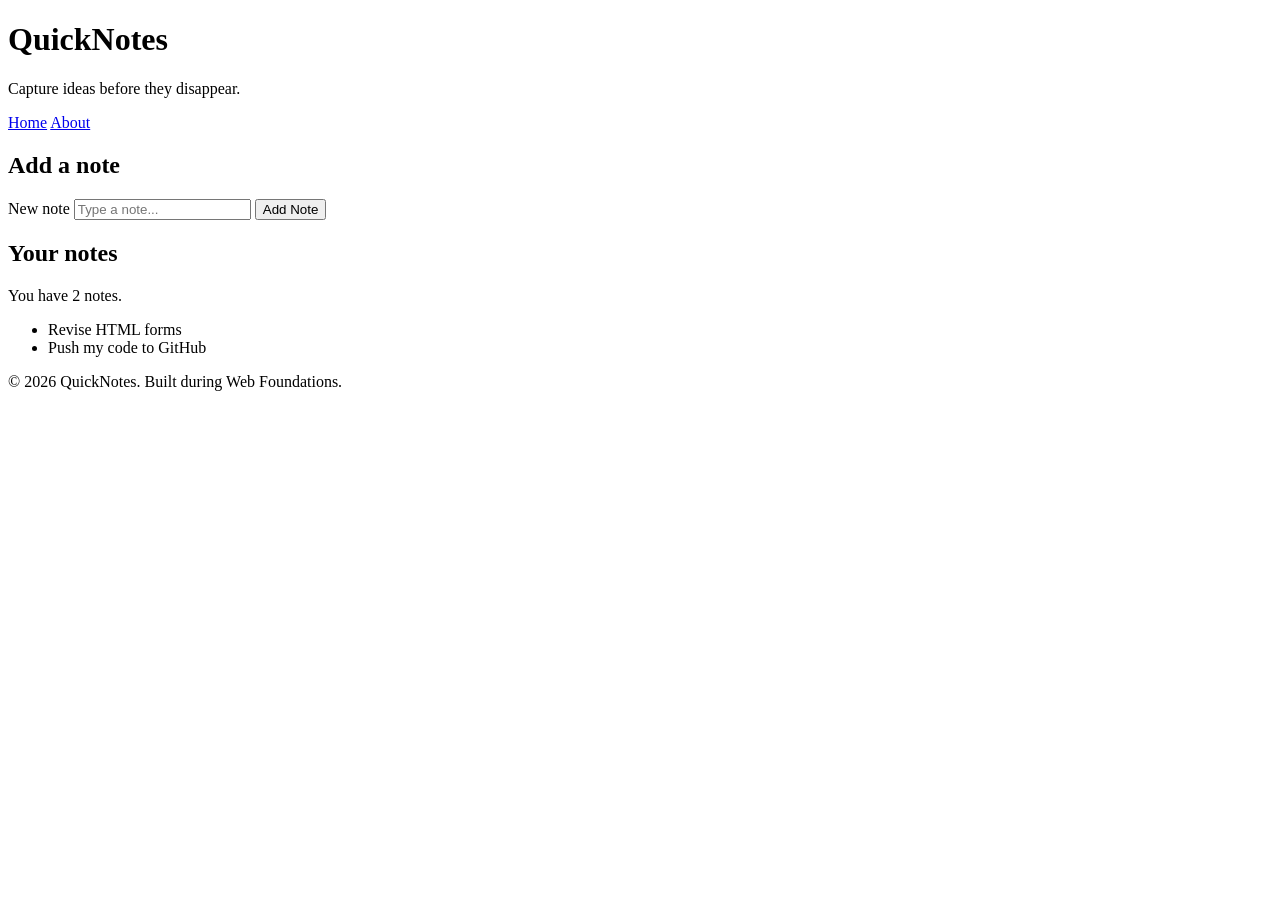
<file: day1/index.html>
<!DOCTYPE html>
<html lang="en">
  <head>
    <meta charset="UTF-8" />
    <meta name="viewport" content="width=device-width, initial-scale=1.0" />
    <title>QuickNotes</title>
  </head>

  <body>
    <header>
      <h1>QuickNotes</h1>
      <p>Capture ideas before they disappear.</p>

      <nav>
        <a href="index.html">Home</a>
        <a href="about.html">About</a>
      </nav>
    </header>

    <main>
      <section>
        <h2>Add a note</h2>

        <form id="note-form">
          <label for="note-input">New note</label>
          <input
            type="text"
            id="note-input"
            placeholder="Type a note..."
          />
          <button type="submit">Add Note</button>
        </form>
      </section>

      <section>
        <h2>Your notes</h2>

        <p id="note-count">You have 2 notes.</p>

        <ul id="notes-list">
          <li>Revise HTML forms</li>
          <li>Push my code to GitHub</li>
        </ul>
      </section>
    </main>

    <footer>
      <p>&copy; 2026 QuickNotes. Built during Web Foundations.</p>
    </footer>
  </body>
</html>
</file>
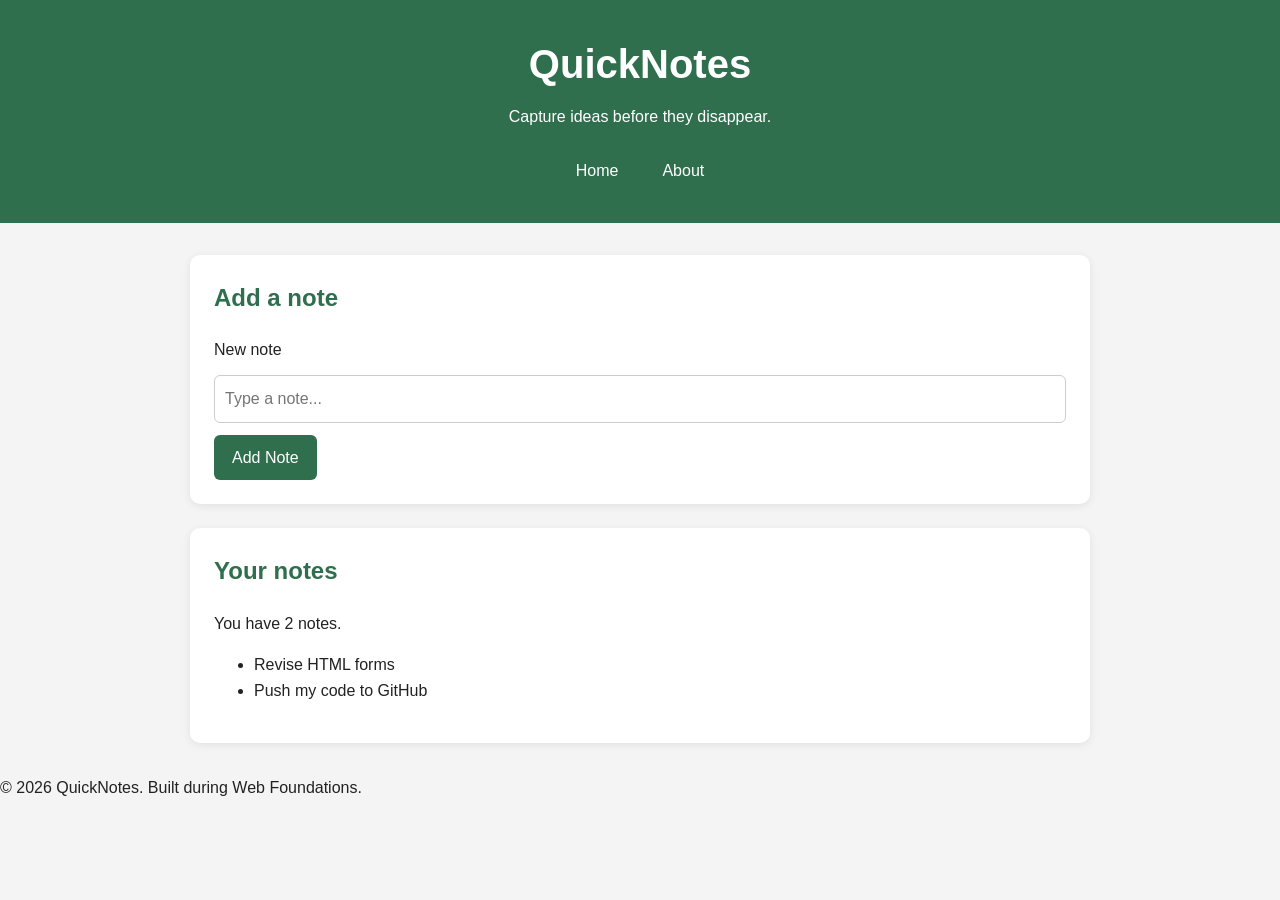
<file: day2/index.html>
<!DOCTYPE html>
<html lang="en">
  <head>
    <meta charset="UTF-8" />
    <meta name="viewport" content="width=device-width, initial-scale=1.0" />
    <title>QuickNotes</title>
    <link rel="stylesheet" href="style.css" />
  </head>

  <body>
    <header>
      <h1>QuickNotes</h1>
      <p>Capture ideas before they disappear.</p>

      <nav>
        <a href="index.html" aria-current="page">Home</a>
        <a href="about.html">About</a>
      </nav>
    </header>

    <main>
      <section>
        <h2>Add a note</h2>

        <form id="note-form">
          <label for="note-input">New note</label>
          <input
            type="text"
            id="note-input"
            placeholder="Type a note..."
          />
          <button type="submit">Add Note</button>
        </form>
      </section>

      <section>
        <h2>Your notes</h2>

        <p id="note-count">You have 2 notes.</p>

        <ul id="notes-list">
          <li class="note">Revise HTML forms</li>
          <li class="note">Push my code to GitHub</li>
        </ul>
      </section>
    </main>

    <footer>
      <p>&copy; 2026 QuickNotes. Built during Web Foundations.</p>
    </footer>
  </body>
</html>
</file>
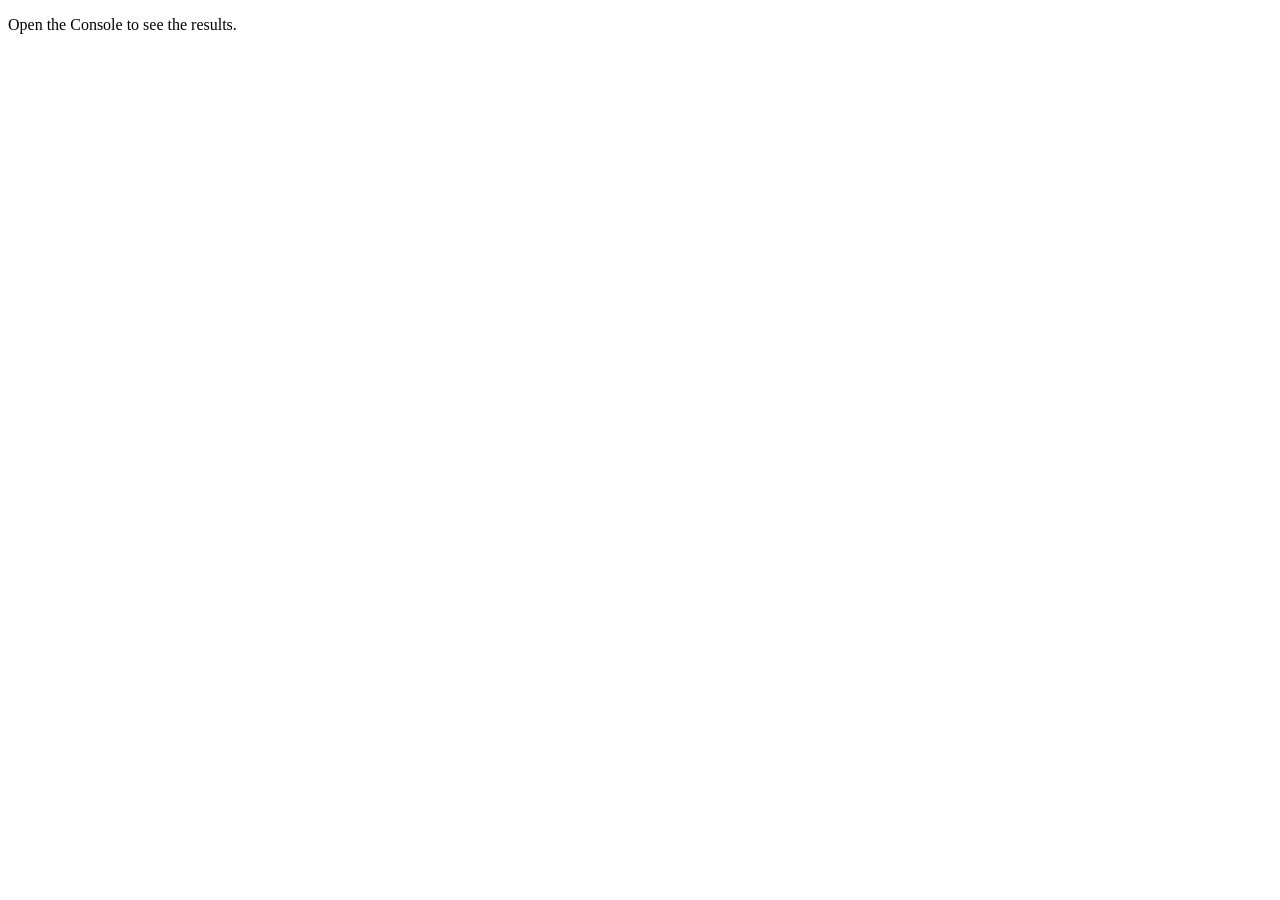
<file: day3/index.html>
<!DOCTYPE html>
<html lang="en">
<head>
  <meta charset="UTF-8">
  <meta name="viewport" content="width=device-width, initial-scale=1.0">
  <title>Notes Toolkit</title>
  <script src="script.js" defer></script>
</head>
<body>
  <p>Open the Console to see the results.</p>
</body>
</html>
</file>
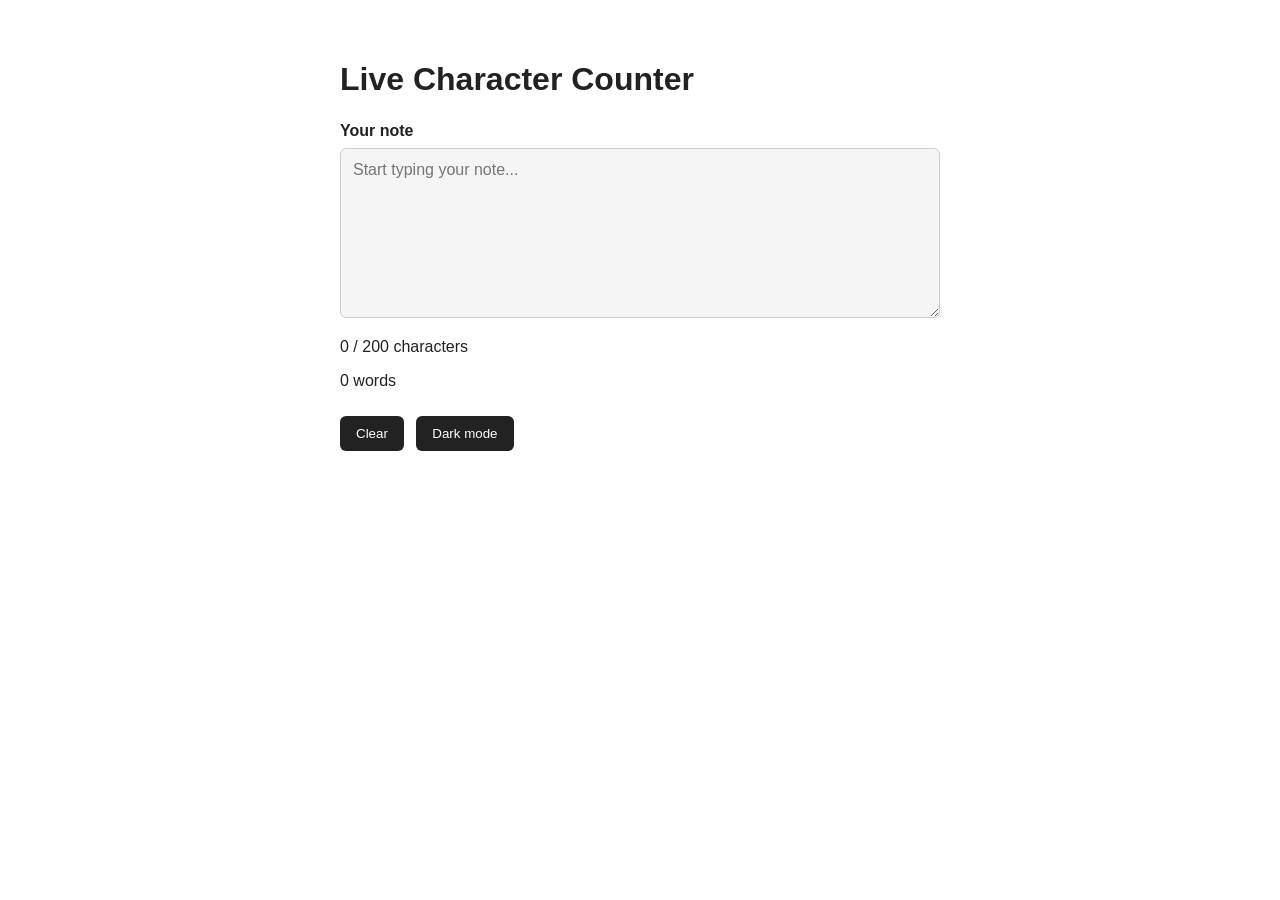
<file: day4/index.html>
<!DOCTYPE html>
<html lang="en">
<head>
  <meta charset="UTF-8">
  <meta name="viewport" content="width=device-width, initial-scale=1.0">
  <title>Live Character Counter</title>
  <link rel="stylesheet" href="style.css">
  <script src="script.js" defer></script>
</head>
<body>
  <main>
    <h1>Live Character Counter</h1>

    <label for="note-text">Your note</label>

    <textarea
      id="note-text"
      rows="8"
      maxlength="250"
      placeholder="Start typing your note..."
    ></textarea>

    <p id="char-count">0 / 200 characters</p>
    <p id="word-count">0 words</p>

    <button id="clear-btn" type="button">Clear</button>
    <button id="theme-toggle" type="button">Dark mode</button>
  </main>
</body>
</html>
</file>
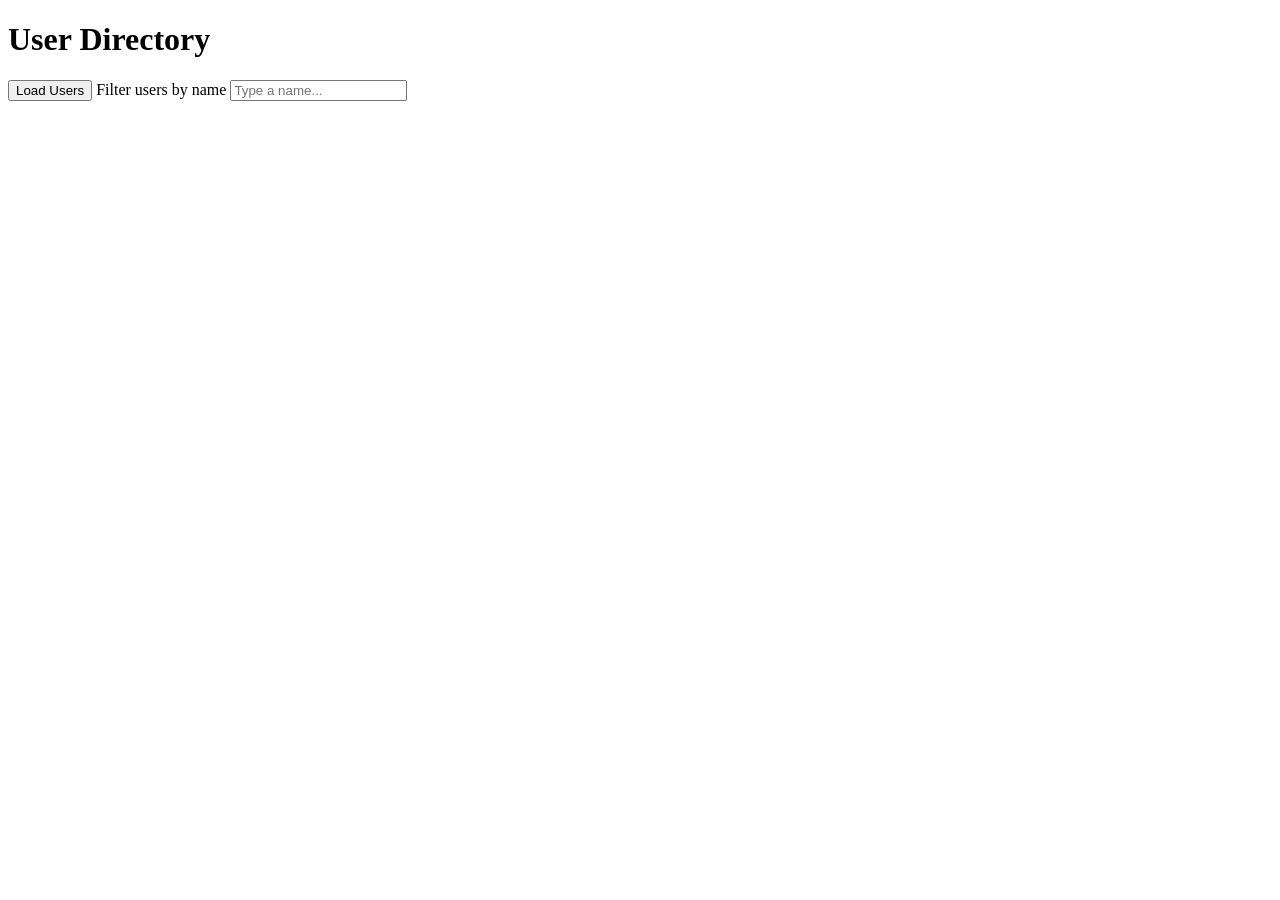
<file: day5/index.html>
<!DOCTYPE html>
<html lang="en">
<head>
  <meta charset="UTF-8">
  <meta name="viewport" content="width=device-width, initial-scale=1.0">
  <title>Day 5 - User Directory</title>
  <script src="users.js" defer></script>
</head>

<body>
  <h1>User Directory</h1>

  <button id="load-users">Load Users</button>

  <label for="filter-input">Filter users by name</label>
  <input id="filter-input" type="text" placeholder="Type a name...">

  <p id="status"></p>

  <ul id="users-list"></ul>
</body>
</html>
</file>
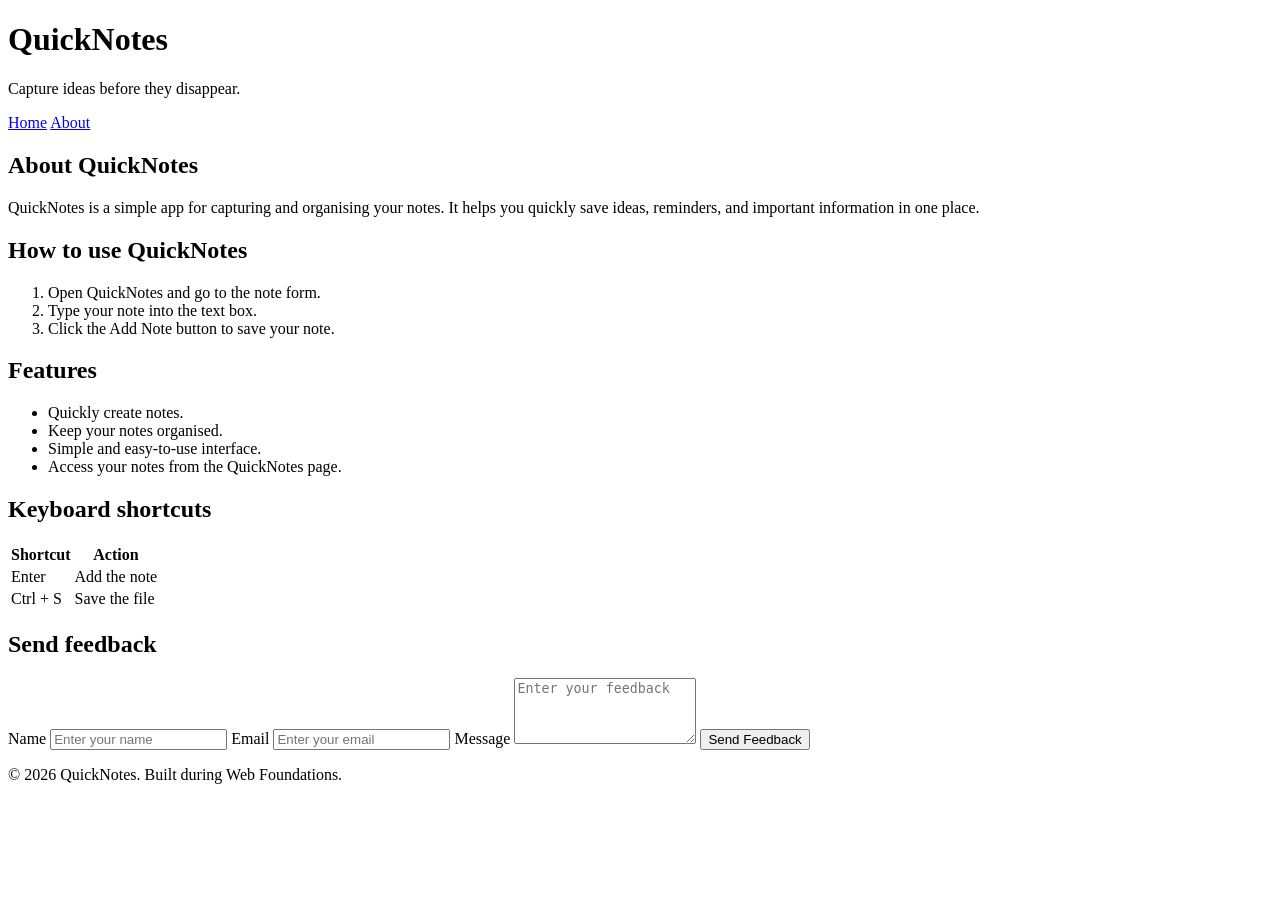
<file: day1/about.html>
<!DOCTYPE html>
<html lang="en">
  <head>
    <meta charset="UTF-8" />
    <meta name="viewport" content="width=device-width, initial-scale=1.0" />
    <title>About QuickNotes</title>
  </head>

  <body>
    <header>
      <h1>QuickNotes</h1>
      <p>Capture ideas before they disappear.</p>

      <nav>
        <a href="index.html">Home</a>
        <a href="about.html">About</a>
      </nav>
    </header>

    <main>
      <h2>About QuickNotes</h2>

      <p>
        QuickNotes is a simple app for capturing and organising your notes.
        It helps you quickly save ideas, reminders, and important information
        in one place.
      </p>

      <section>
        <h2>How to use QuickNotes</h2>

        <ol>
          <li>Open QuickNotes and go to the note form.</li>
          <li>Type your note into the text box.</li>
          <li>Click the Add Note button to save your note.</li>
        </ol>
      </section>

      <section>
        <h2>Features</h2>

        <ul>
          <li>Quickly create notes.</li>
          <li>Keep your notes organised.</li>
          <li>Simple and easy-to-use interface.</li>
          <li>Access your notes from the QuickNotes page.</li>
        </ul>
      </section>

      <section>
        <h2>Keyboard shortcuts</h2>

        <table>
          <thead>
            <tr>
              <th>Shortcut</th>
              <th>Action</th>
            </tr>
          </thead>

          <tbody>
            <tr>
              <td>Enter</td>
              <td>Add the note</td>
            </tr>
            <tr>
              <td>Ctrl + S</td>
              <td>Save the file</td>
            </tr>
          </tbody>
        </table>
      </section>

      <section>
        <h2>Send feedback</h2>

        <form id="feedback-form">
          <label for="name">Name</label>
          <input
            type="text"
            id="name"
            name="name"
            placeholder="Enter your name"
            required
          />

          <label for="email">Email</label>
          <input
            type="email"
            id="email"
            name="email"
            placeholder="Enter your email"
            required
          />

          <label for="message">Message</label>
          <textarea
            id="message"
            name="message"
            rows="4"
            placeholder="Enter your feedback"
            required
          ></textarea>

          <button type="submit">Send Feedback</button>
        </form>
      </section>
    </main>

    <footer>
      <p>&copy; 2026 QuickNotes. Built during Web Foundations.</p>
    </footer>
  </body>
</html>
</file>
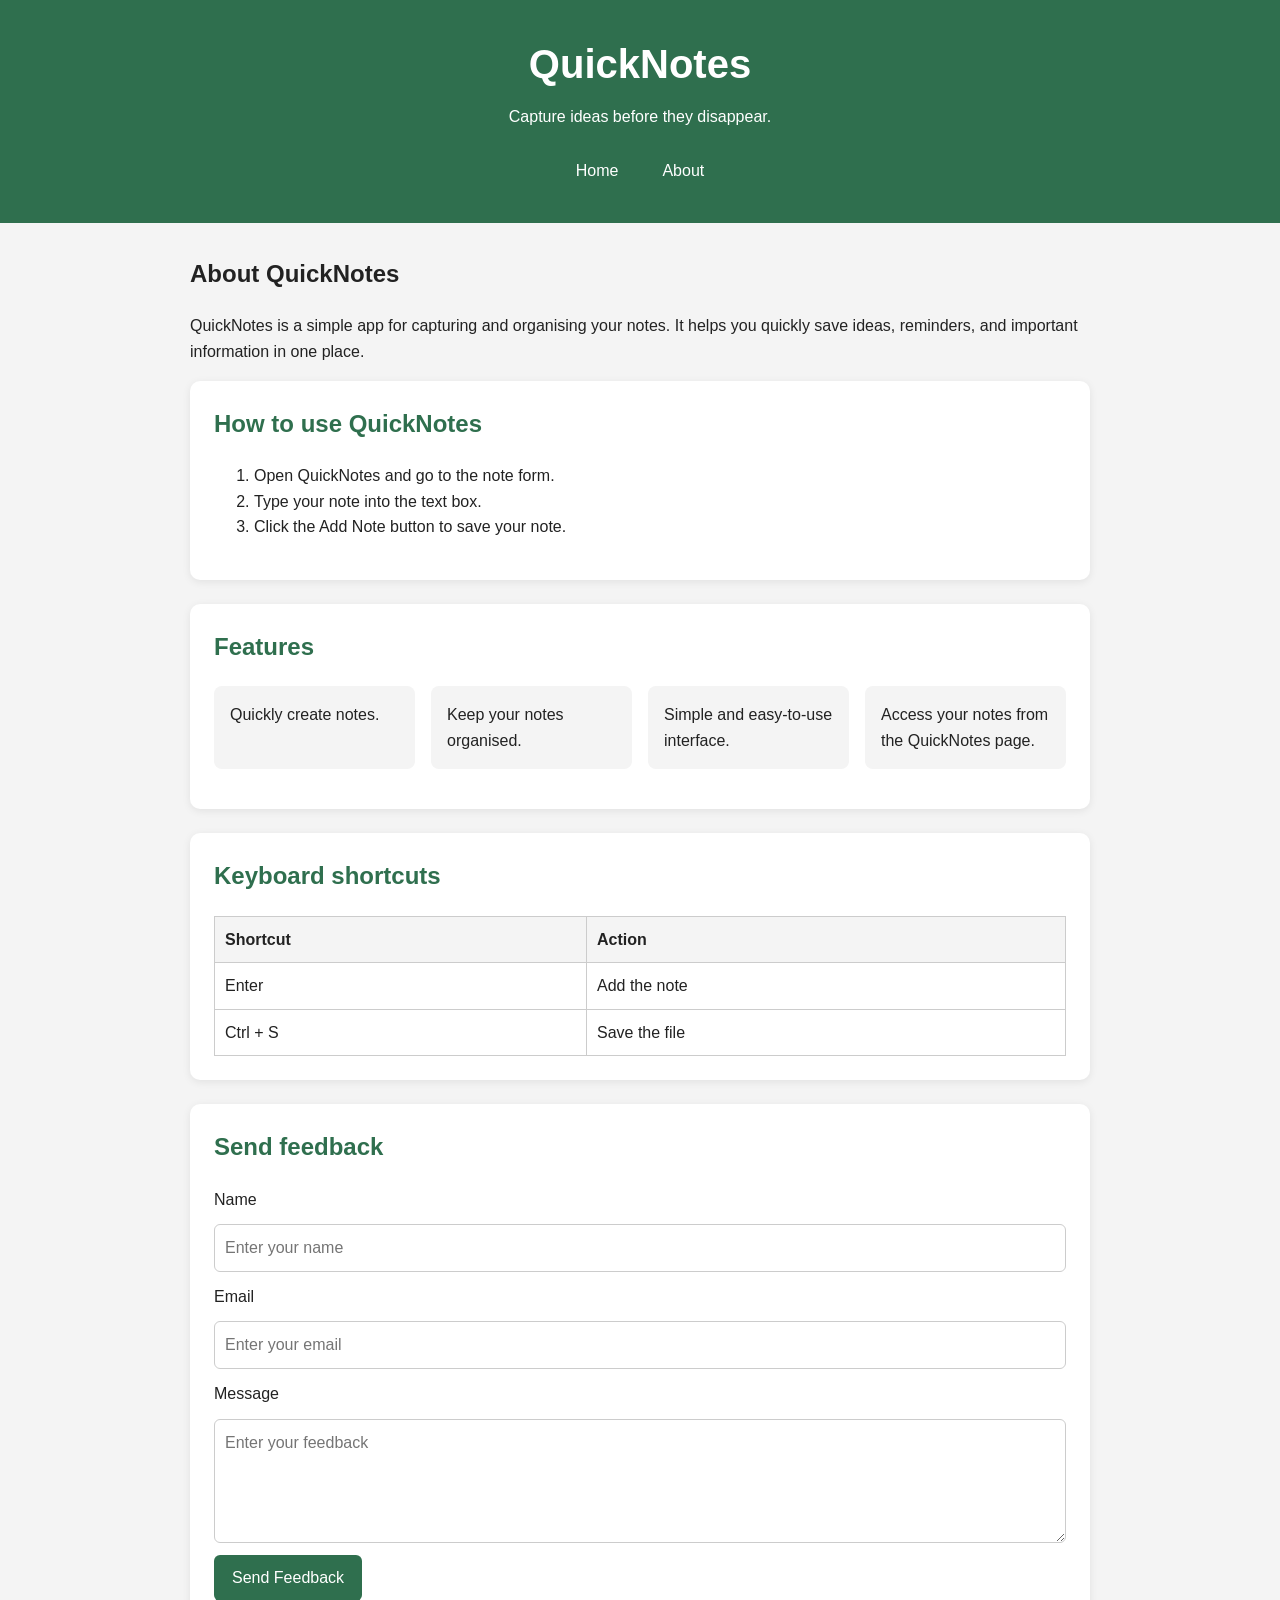
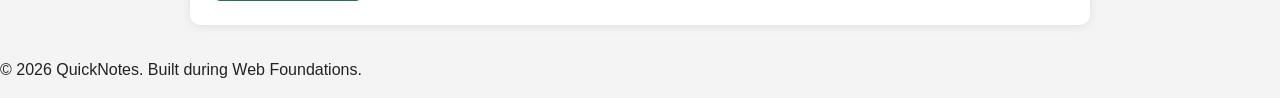
<file: day2/about.html>
<!DOCTYPE html>
<html lang="en">
  <head>
    <meta charset="UTF-8" />
    <meta name="viewport" content="width=device-width, initial-scale=1.0" />
    <title>About QuickNotes</title>
    <link rel="stylesheet" href="style.css" />
  </head>

  <body>
    <header>
      <h1>QuickNotes</h1>
      <p>Capture ideas before they disappear.</p>

      <nav>
        <a href="index.html">Home</a>
        <a href="about.html" aria-current="page">About</a>
      </nav>
    </header>

    <main>
      <h2>About QuickNotes</h2>

      <p>
        QuickNotes is a simple app for capturing and organising your notes.
        It helps you quickly save ideas, reminders, and important information
        in one place.
      </p>

      <section>
        <h2>How to use QuickNotes</h2>

        <ol>
          <li>Open QuickNotes and go to the note form.</li>
          <li>Type your note into the text box.</li>
          <li>Click the Add Note button to save your note.</li>
        </ol>
      </section>

      <section>
        <h2>Features</h2>

        <ul class="features">
          <li>Quickly create notes.</li>
          <li>Keep your notes organised.</li>
          <li>Simple and easy-to-use interface.</li>
          <li>Access your notes from the QuickNotes page.</li>
        </ul>
      </section>

      <section>
        <h2>Keyboard shortcuts</h2>

        <table>
          <thead>
            <tr>
              <th>Shortcut</th>
              <th>Action</th>
            </tr>
          </thead>

          <tbody>
            <tr>
              <td>Enter</td>
              <td>Add the note</td>
            </tr>
            <tr>
              <td>Ctrl + S</td>
              <td>Save the file</td>
            </tr>
          </tbody>
        </table>
      </section>

      <section>
        <h2>Send feedback</h2>

        <form id="feedback-form">
          <label for="name">Name</label>
          <input
            type="text"
            id="name"
            name="name"
            placeholder="Enter your name"
            required
          />

          <label for="email">Email</label>
          <input
            type="email"
            id="email"
            name="email"
            placeholder="Enter your email"
            required
          />

          <label for="message">Message</label>
          <textarea
            id="message"
            name="message"
            rows="4"
            placeholder="Enter your feedback"
            required
          ></textarea>

          <button type="submit">Send Feedback</button>
        </form>
      </section>
    </main>

    <footer>
      <p>&copy; 2026 QuickNotes. Built during Web Foundations.</p>
    </footer>
  </body>
</html>
</file>
<file: day2/style.css>
/* Box-sizing reset */
*,
*::before,
*::after {
  box-sizing: border-box;
}

/* Page styling */
body {
  margin: 0;
  font-family: Arial, sans-serif;
  background-color: #f4f4f4;
  color: #222;
  line-height: 1.6;
}

/* Header */
header {
  background-color: #2f6f4e;
  color: white;
  text-align: center;
  padding: 32px 20px;
}

header h1 {
  margin: 0;
  font-size: 2.5rem;
}

header p {
  margin: 8px 0 20px;
}

/* Navigation */
nav {
  display: flex;
  justify-content: center;
  align-items: center;
  gap: 16px;
}

nav a {
  color: white;
  text-decoration: none;
  padding: 8px 14px;
  border-radius: 6px;
  transition: background-color 0.3s ease, color 0.3s ease;
}

nav a:hover {
  background-color: white;
  color: #2f6f4e;
}

/* Main content */
main {
  width: 90%;
  max-width: 900px;
  margin: 32px auto;
}

/* Section cards */
section {
  background-color: white;
  padding: 24px;
  margin-bottom: 24px;
  border-radius: 10px;
  box-shadow: 0 2px 8px rgba(0, 0, 0, 0.08);
}

section h2 {
  margin-top: 0;
  color: #2f6f4e;
}

/* Features grid */
.features {
  display: grid;
  grid-template-columns: repeat(auto-fit, minmax(180px, 1fr));
  gap: 16px;
  padding: 0;
  list-style: none;
}

.features li {
  background-color: #f4f4f4;
  padding: 16px;
  border-radius: 8px;
}

/* Keyboard shortcuts table */
table {
  width: 100%;
  border-collapse: collapse;
}

th,
td {
  border: 1px solid #ccc;
  padding: 10px;
  text-align: left;
}

th {
  background-color: #f4f4f4;
}

/* Add note form */
#note-form {
  display: flex;
  flex-direction: column;
  gap: 12px;
}

#note-form input {
  width: 100%;
  padding: 10px;
  font: inherit;
  border: 1px solid #ccc;
  border-radius: 6px;
}

#note-form button {
  align-self: flex-start;
}

/* Feedback form */
#feedback-form {
  display: flex;
  flex-direction: column;
  gap: 12px;
}

#feedback-form input,
#feedback-form textarea {
  width: 100%;
  padding: 10px;
  font: inherit;
  border: 1px solid #ccc;
  border-radius: 6px;
}

#feedback-form button {
  align-self: flex-start;
}

/* Buttons */
button {
  background-color: #2f6f4e;
  color: white;
  border: none;
  padding: 10px 18px;
  border-radius: 6px;
  cursor: pointer;
  font: inherit;
  min-height: 44px;
  transition: background-color 0.3s ease, transform 0.2s ease;
}

button:hover {
  background-color: #24563c;
  transform: translateY(-2px);
}

/* Small screens */
@media (max-width: 600px) {
  header {
    padding: 20px 12px;
  }

  header h1 {
    font-size: 2rem;
  }
}
</file>
<file: day4/style.css>
:root {
  --bg-color: #ffffff;
  --text-color: #222222;
  --input-bg: #f5f5f5;
  --input-border: #cccccc;
  --button-bg: #222222;
  --button-text: #ffffff;
}

body.dark {
  --bg-color: #222222;
  --text-color: #ffffff;
  --input-bg: #333333;
  --input-border: #555555;
  --button-bg: #ffffff;
  --button-text: #222222;
}

body {
  background-color: var(--bg-color);
  color: var(--text-color);
  font-family: Arial, sans-serif;
  margin: 0;
  padding: 40px 20px;
  transition: background-color 0.2s, color 0.2s;
}

main {
  max-width: 600px;
  margin: 0 auto;
}

h1 {
  margin-bottom: 24px;
}

label {
  display: block;
  margin-bottom: 8px;
  font-weight: bold;
}

textarea {
  width: 100%;
  box-sizing: border-box;
  padding: 12px;
  font: inherit;
  background-color: var(--input-bg);
  color: var(--text-color);
  border: 1px solid var(--input-border);
  border-radius: 6px;
  resize: vertical;
}

button {
  margin-right: 8px;
  margin-top: 10px;
  padding: 10px 16px;
  border: none;
  border-radius: 6px;
  background-color: var(--button-bg);
  color: var(--button-text);
  cursor: pointer;
}

button:hover {
  opacity: 0.8;
}

.warning {
  color: orange;
}

.over {
  color: red;
  font-weight: bold;
}
</file>
